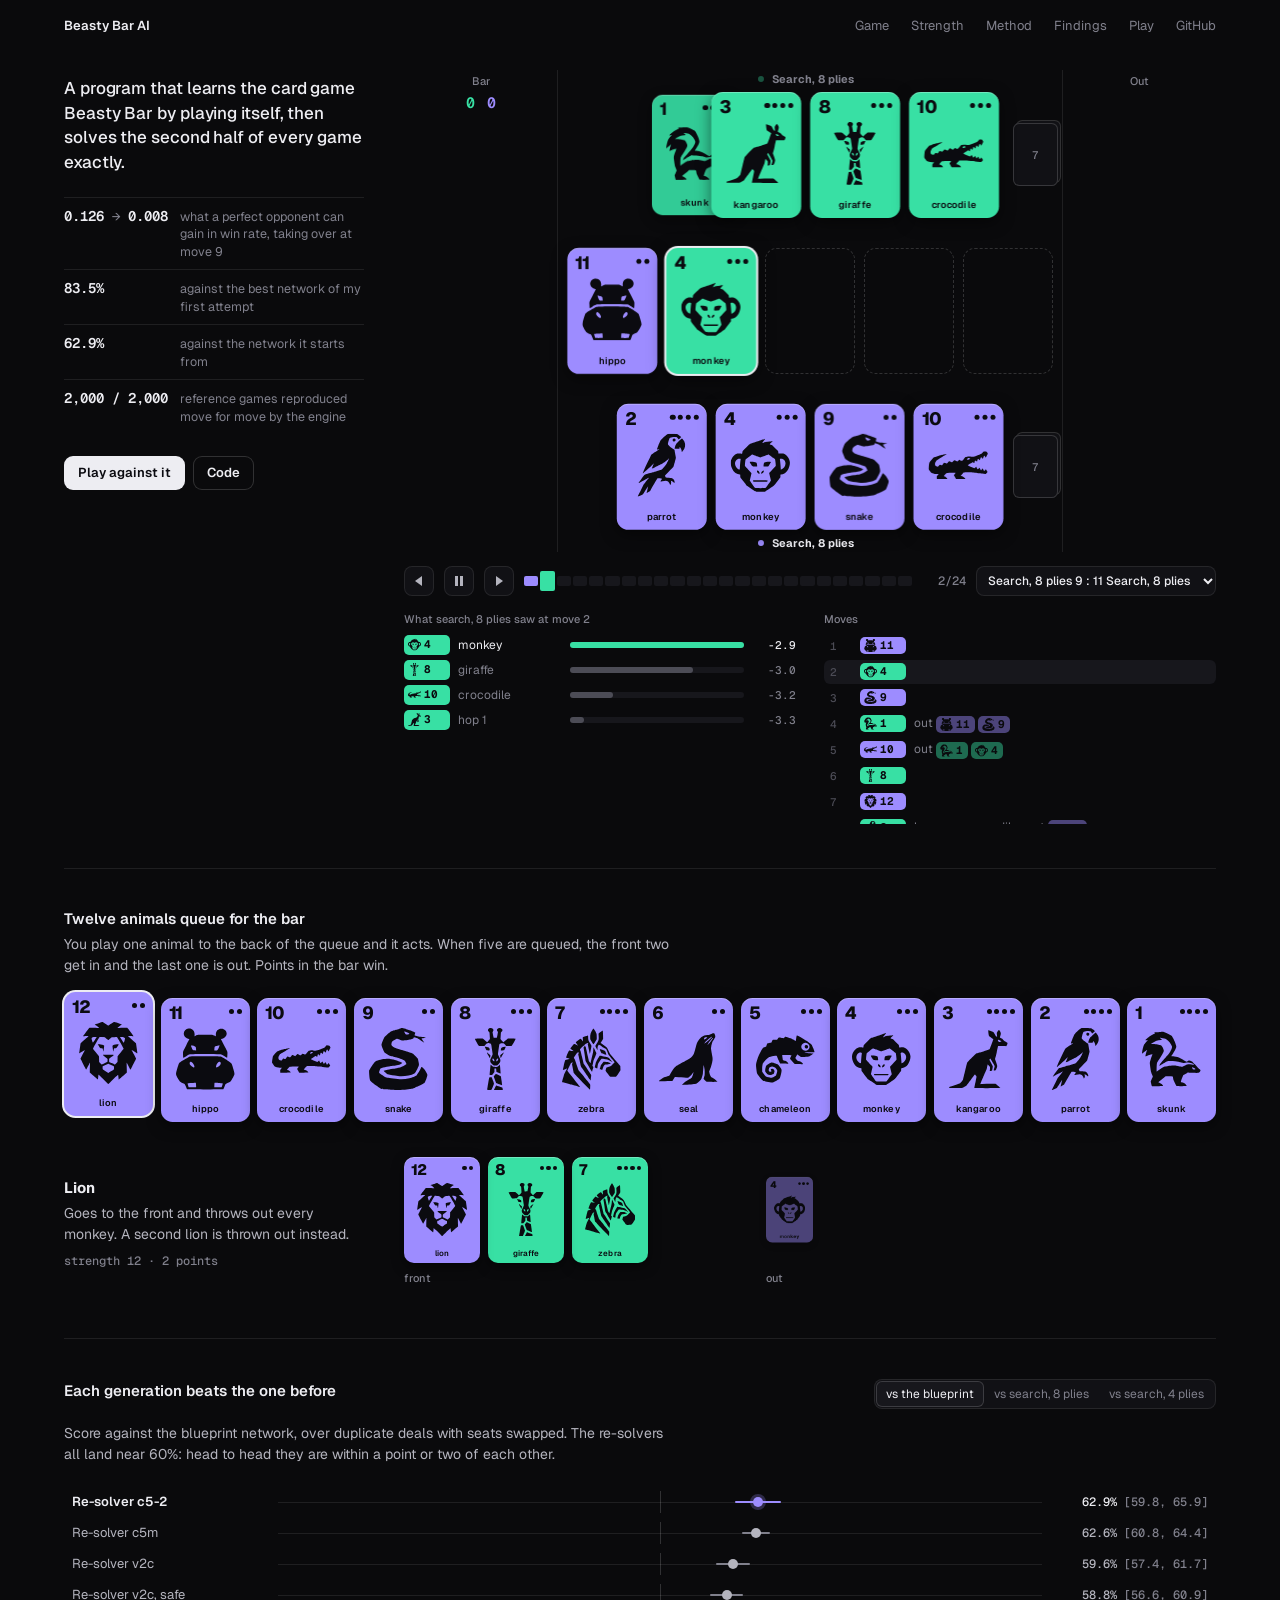
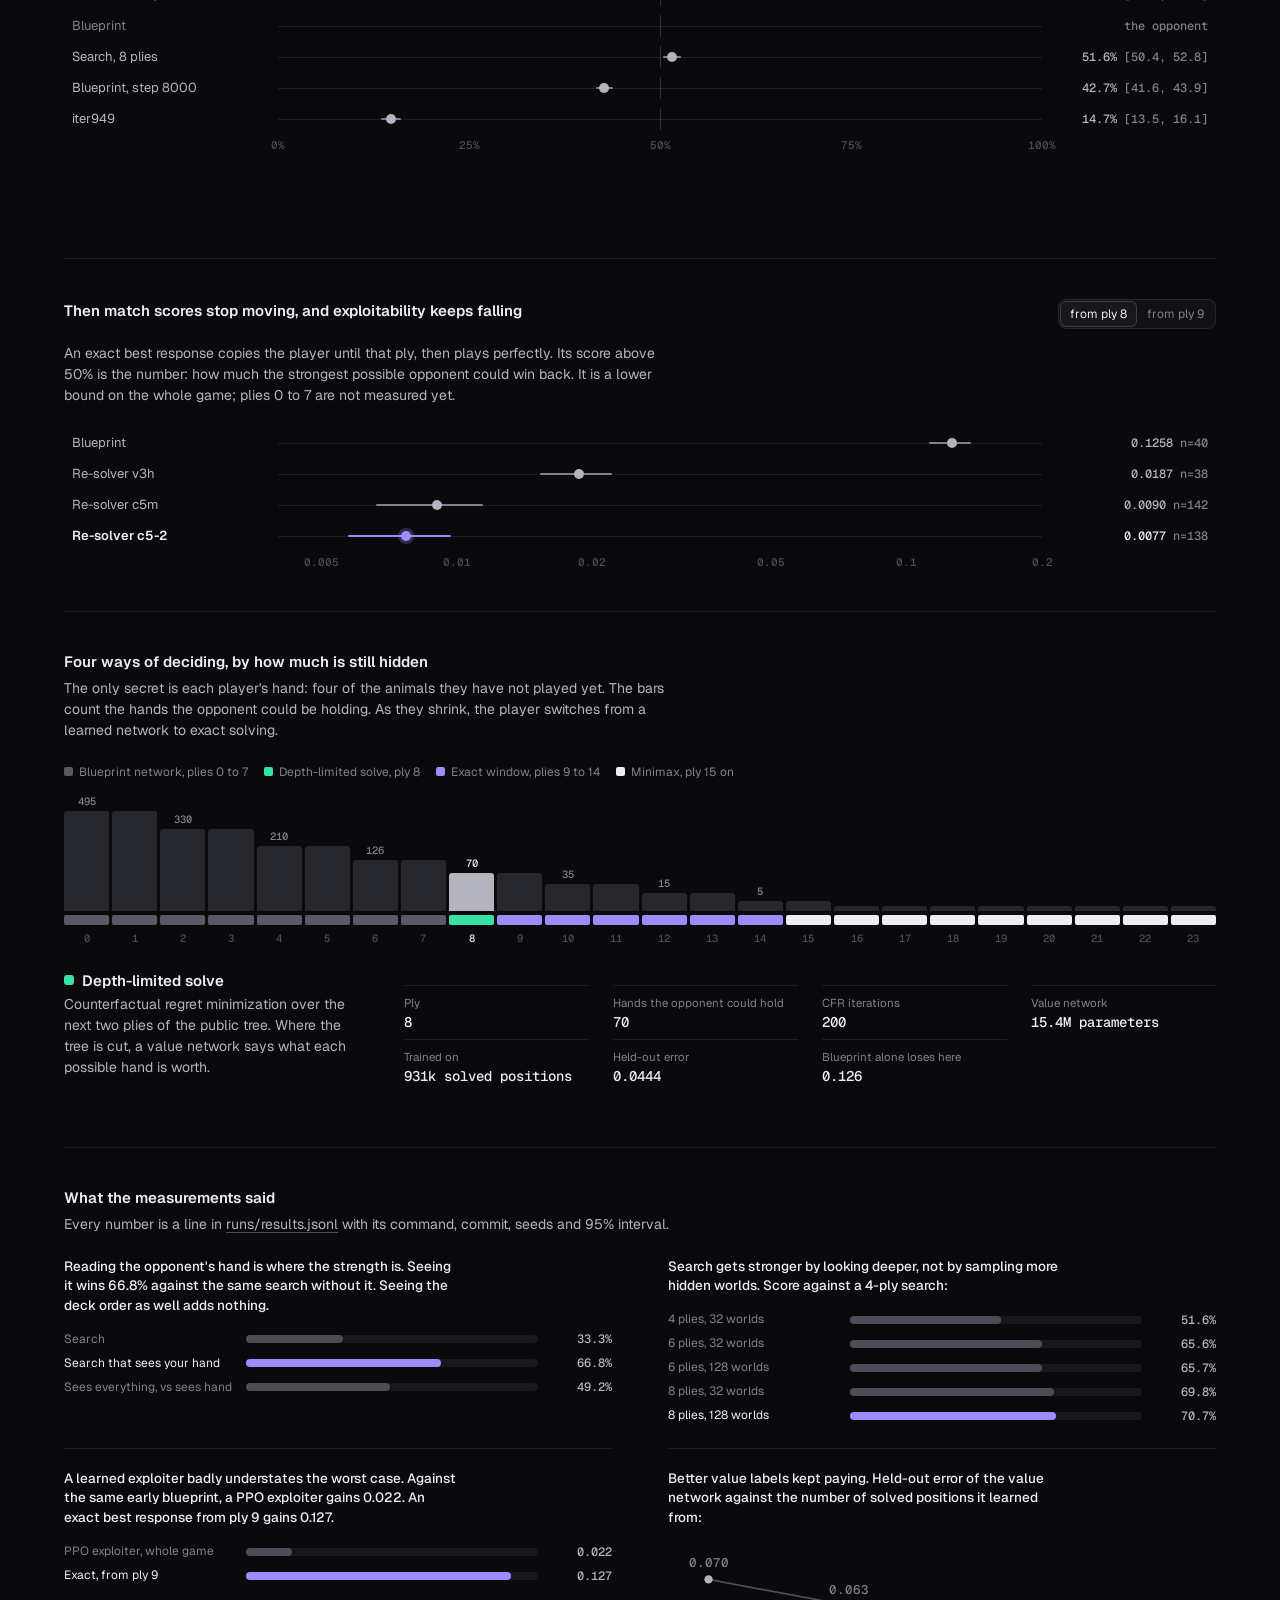
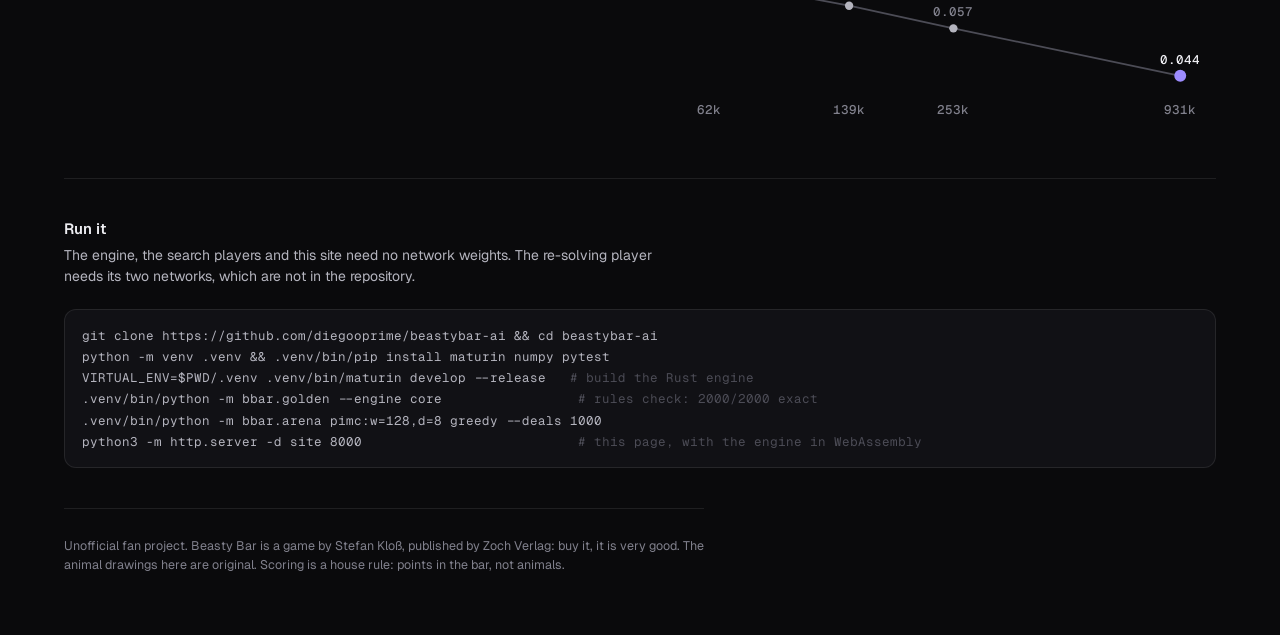
<file: site/index.html>
<!doctype html>
<html lang="en">
<head>
<meta charset="utf-8">
<meta name="viewport" content="width=device-width, initial-scale=1">
<title>Beasty Bar AI</title>
<meta name="description" content="A program that learns the card game Beasty Bar by playing itself, then solves the second half of every game exactly.">
<meta property="og:title" content="Beasty Bar AI">
<meta property="og:description" content="Self-play, then exact solving. What a perfect opponent can gain from move 9 on: 0.126 down to 0.008.">
<meta property="og:image" content="media/card-exploitability.png">
<meta name="twitter:card" content="summary_large_image">
<meta name="color-scheme" content="dark">
<link rel="icon" href="data:image/svg+xml,%3Csvg xmlns='http://www.w3.org/2000/svg' viewBox='0 0 10 14'%3E%3Crect width='10' height='14' rx='2' fill='%239d8cff'/%3E%3C/svg%3E">
<link rel="preconnect" href="https://fonts.googleapis.com">
<link rel="preconnect" href="https://fonts.gstatic.com" crossorigin>
<link rel="stylesheet" href="style.css">
</head>
<body>
<div class="wrap">
  <header class="top">
    <b>Beasty Bar AI</b>
    <a class="opt2" href="#animals">Game</a>
    <a class="opt2" href="#strength">Strength</a>
    <a class="opt2" href="#how">Method</a>
    <a class="opt2" href="#found">Findings</a>
    <a href="play.html">Play</a>
    <a href="https://github.com/diegooprime/beastybar-ai">GitHub</a>
  </header>

  <div class="first">
    <div>
      <h1>A program that learns the card game Beasty Bar by playing itself, then solves the second half of every game exactly.</h1>
      <dl class="facts">
        <div><dt>0.126 <i>→</i> 0.008</dt><dd>what a perfect opponent can gain in win rate, taking over at move 9</dd></div>
        <div><dt>83.5%</dt><dd>against the best network of my first attempt</dd></div>
        <div><dt>62.9%</dt><dd>against the network it starts from</dd></div>
        <div><dt>2,000 / 2,000</dt><dd>reference games reproduced move for move by the engine</dd></div>
      </dl>
      <div class="acts"><a class="btn go" href="play.html">Play against it</a><a class="btn" href="https://github.com/diegooprime/beastybar-ai">Code</a></div>
    </div>
    <div class="viewer" id="viewer">
      <div id="stage"></div>
      <div class="bar2">
        <button class="ic" id="prev" aria-label="Previous move"><svg viewBox="0 0 12 12"><path d="M9 1v10L2 6z"/></svg></button>
        <button class="ic" id="toggle" aria-label="Play or pause"><svg viewBox="0 0 12 12"><path id="pp" d="M3 1l8 5-8 5z"/></svg></button>
        <button class="ic" id="next" aria-label="Next move"><svg viewBox="0 0 12 12"><path d="M3 1v10l7-5z"/></svg></button>
        <div class="scrub" id="scrub" role="slider" aria-label="Move" tabindex="0"></div>
        <span class="plyno" id="plyno"></span>
        <select id="pick" aria-label="Game"></select>
      </div>
      <div class="under">
        <div><h5 id="optsh">What the search saw</h5><div class="opts" id="opts"></div></div>
        <div><h5>Moves</h5><div class="log" id="log"></div></div>
      </div>
    </div>
  </div>

  <section id="animals">
    <h2>Twelve animals queue for the bar</h2>
    <p class="claim">You play one animal to the back of the queue and it acts. When five are queued, the front two get in and the last one is out. Points in the bar win.</p>
    <div class="zoo" id="zoo"></div>
    <div class="demo">
      <div class="rule" id="rule"></div>
      <div class="lane" id="lane"></div>
    </div>
  </section>

  <section id="strength">
    <div class="head">
      <h2>Each generation beats the one before</h2><span class="sp"></span>
      <div class="seg" id="refs"></div>
    </div>
    <p class="claim" id="ladderclaim"></p>
    <div class="ladder" id="ladder"></div>
    <div class="axis"><div></div><div id="lax"></div><div></div></div>
    <div class="prov" id="prov"></div>
  </section>

  <section id="exploit">
    <div class="head">
      <h2>Then match scores stop moving, and exploitability keeps falling</h2><span class="sp"></span>
      <div class="seg" id="plys"><button data-t="8" class="on">from ply 8</button><button data-t="9">from ply 9</button></div>
    </div>
    <p class="claim">An exact best response copies the player until that ply, then plays perfectly. Its score above 50% is the number: how much the strongest possible opponent could win back. It is a lower bound on the whole game; plies 0 to 7 are not measured yet.</p>
    <div class="ladder" id="expl"></div>
    <div class="axis"><div></div><div id="eax"></div><div></div></div>
  </section>

  <section id="how">
    <h2>Four ways of deciding, by how much is still hidden</h2>
    <p class="claim">The only secret is each player's hand: four of the animals they have not played yet. The bars count the hands the opponent could be holding. As they shrink, the player switches from a learned network to exact solving.</p>
    <div class="legend" id="legend"></div>
    <div class="rail" id="rail"></div>
    <div class="how">
      <div id="howtext"></div>
      <dl class="kv" id="howkv"></dl>
    </div>
  </section>

  <section id="found">
    <h2>What the measurements said</h2>
    <p class="claim">Every number is a line in <a href="https://github.com/diegooprime/beastybar-ai/blob/main/runs/results.jsonl">runs/results.jsonl</a> with its command, commit, seeds and 95% interval.</p>
    <div class="finds" id="finds"></div>
  </section>

  <section id="run">
    <h2>Run it</h2>
    <p class="claim">The engine, the search players and this site need no network weights. The re-solving player needs its two networks, which are not in the repository.</p>
<pre>git clone https://github.com/diegooprime/beastybar-ai && cd beastybar-ai
python -m venv .venv && .venv/bin/pip install maturin numpy pytest
VIRTUAL_ENV=$PWD/.venv .venv/bin/maturin develop --release   <i># build the Rust engine</i>
.venv/bin/python -m bbar.golden --engine core                 <i># rules check: 2000/2000 exact</i>
.venv/bin/python -m bbar.arena pimc:w=128,d=8 greedy --deals 1000
python3 -m http.server -d site 8000                           <i># this page, with the engine in WebAssembly</i></pre>
  </section>

  <footer>Unofficial fan project. Beasty Bar is a game by Stefan Kloß, published by Zoch Verlag: buy it, it is very good. The animal drawings here are original. Scoring is a house rule: points in the bar, not animals.</footer>
</div>
<script type="module" src="app.js"></script>
</body>
</html>
</file>
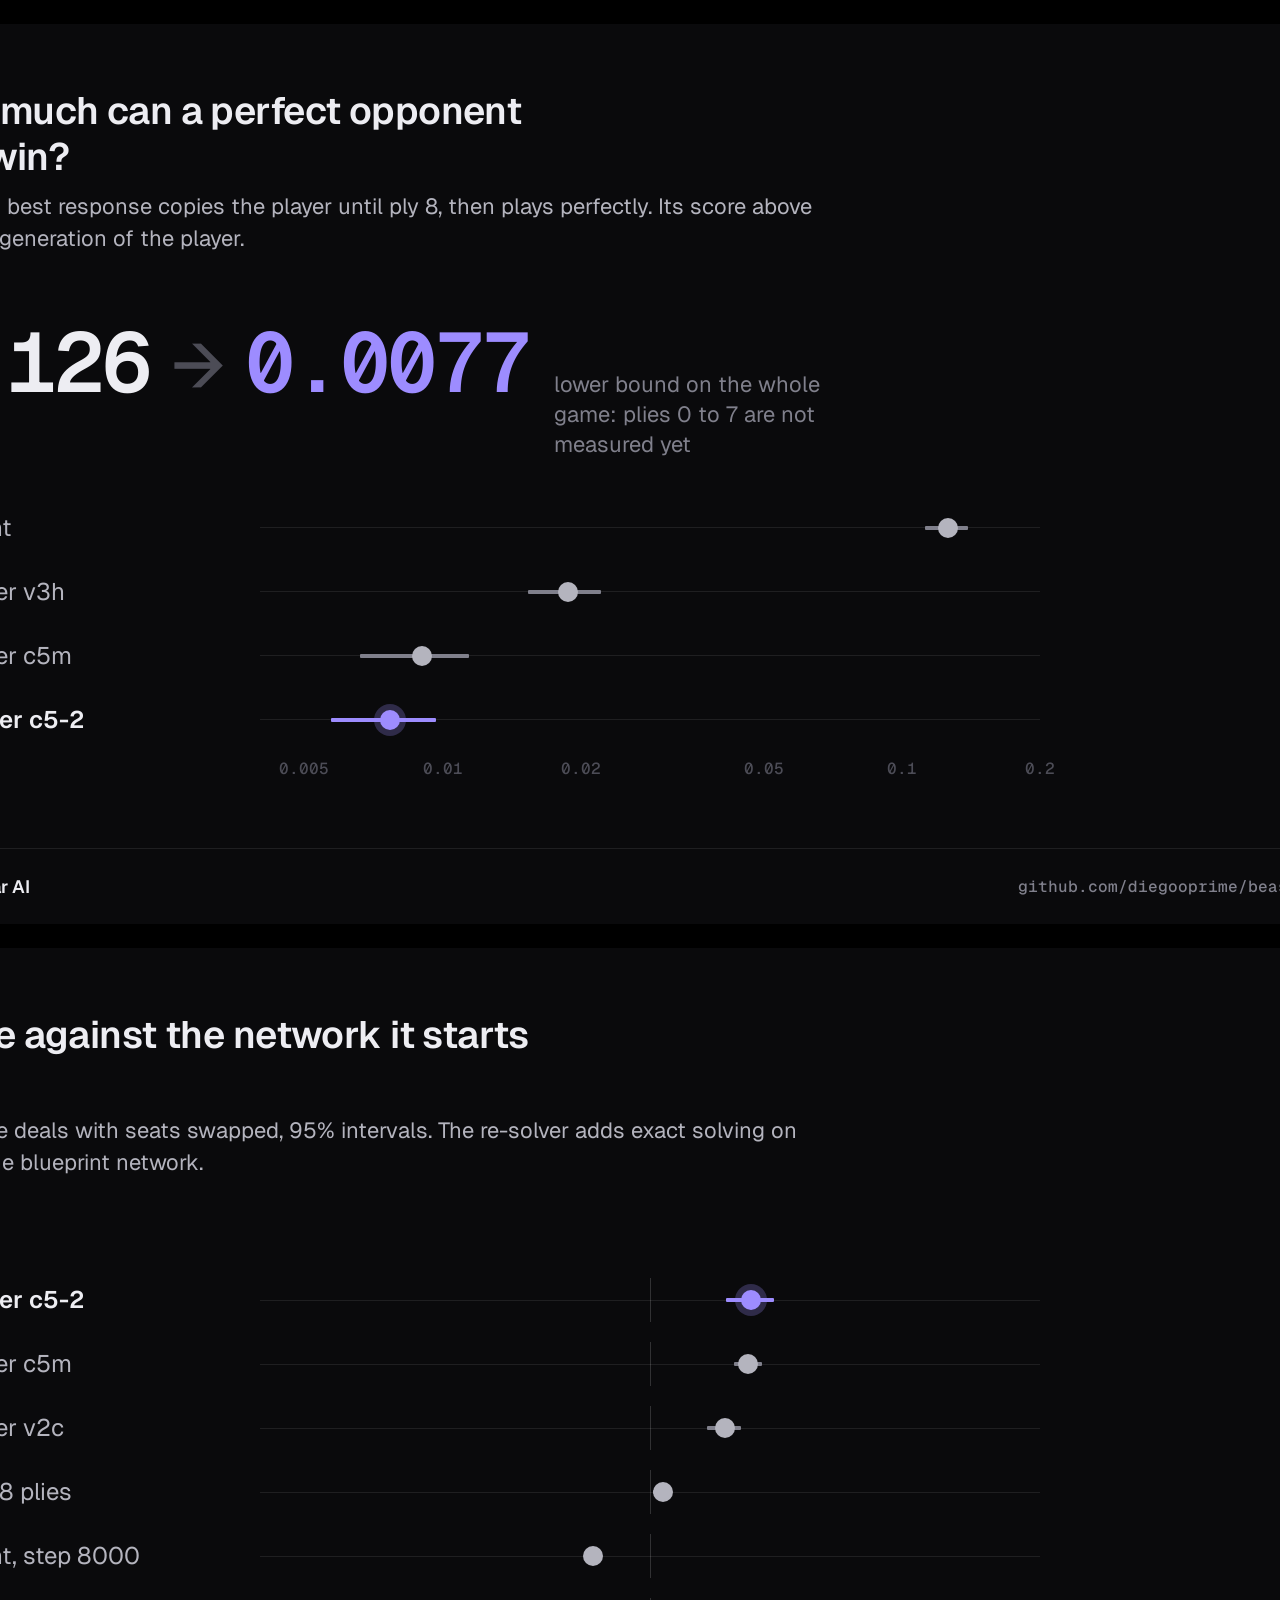
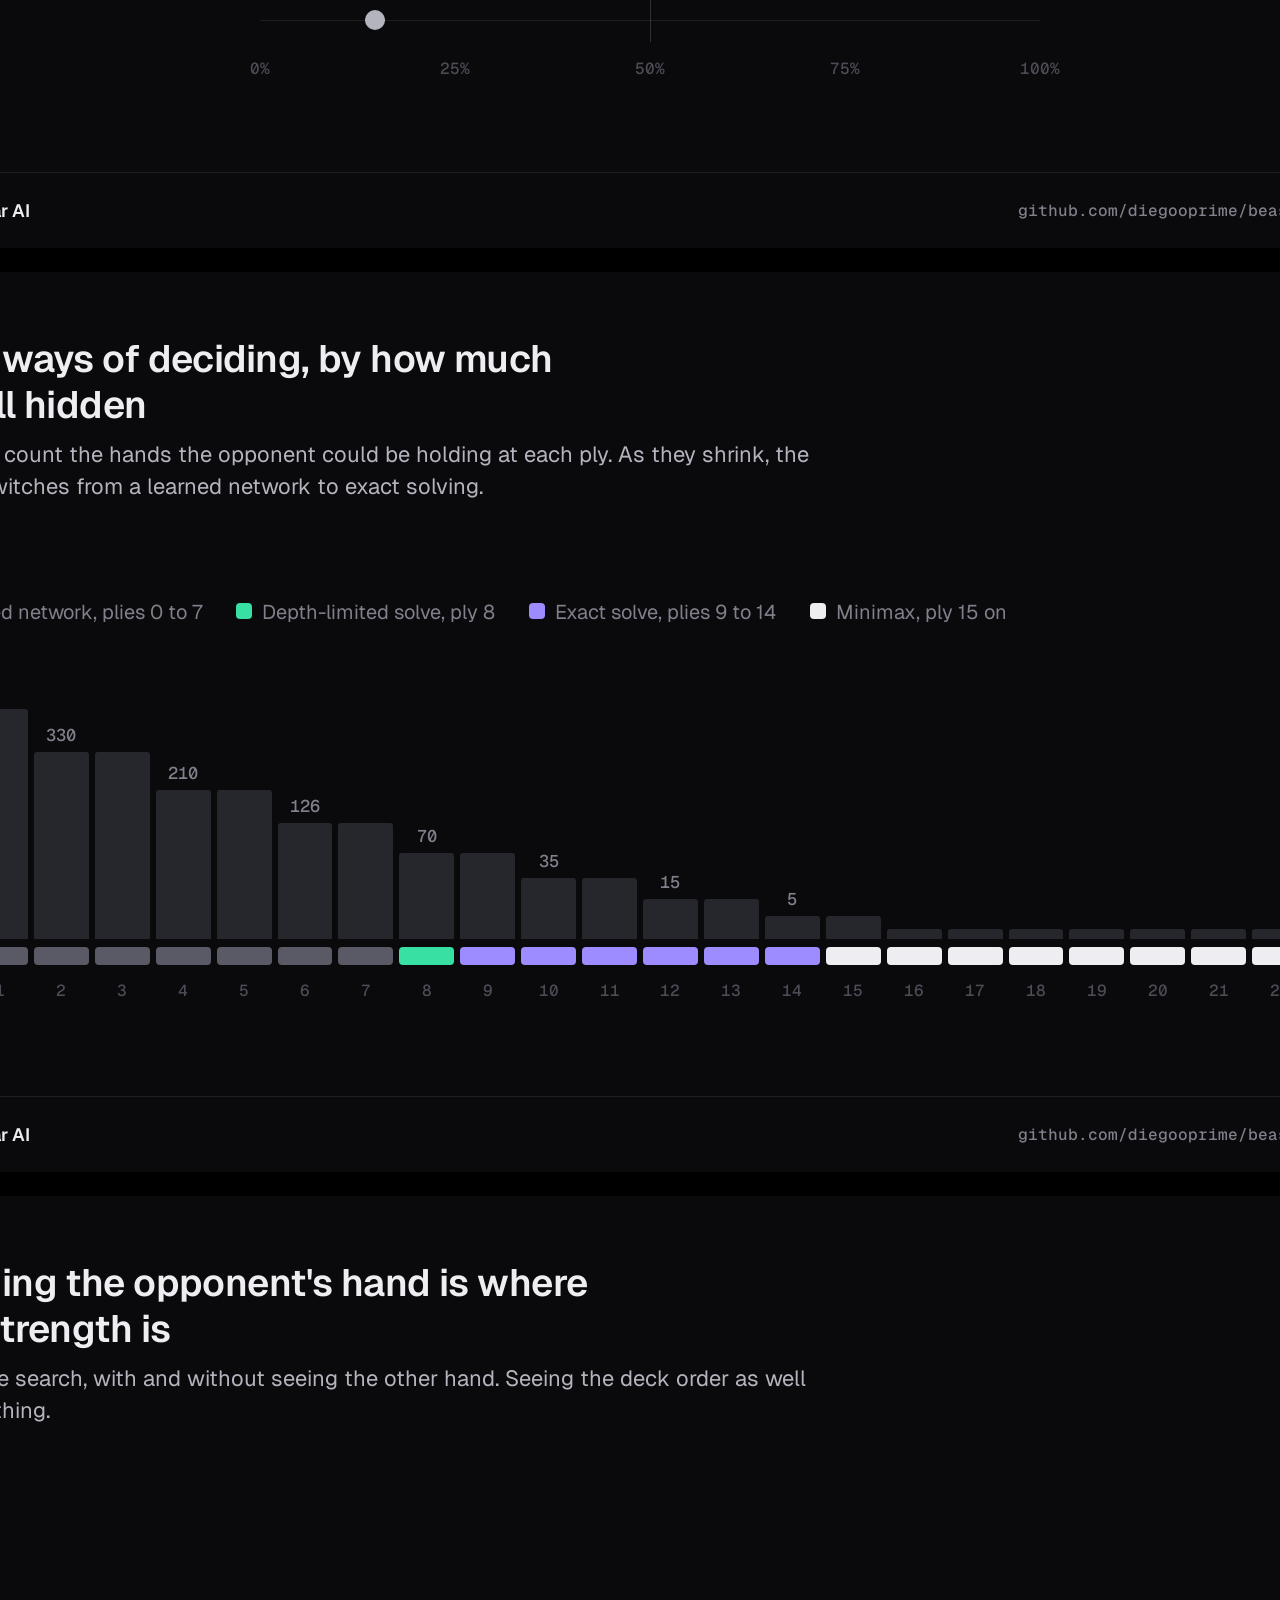
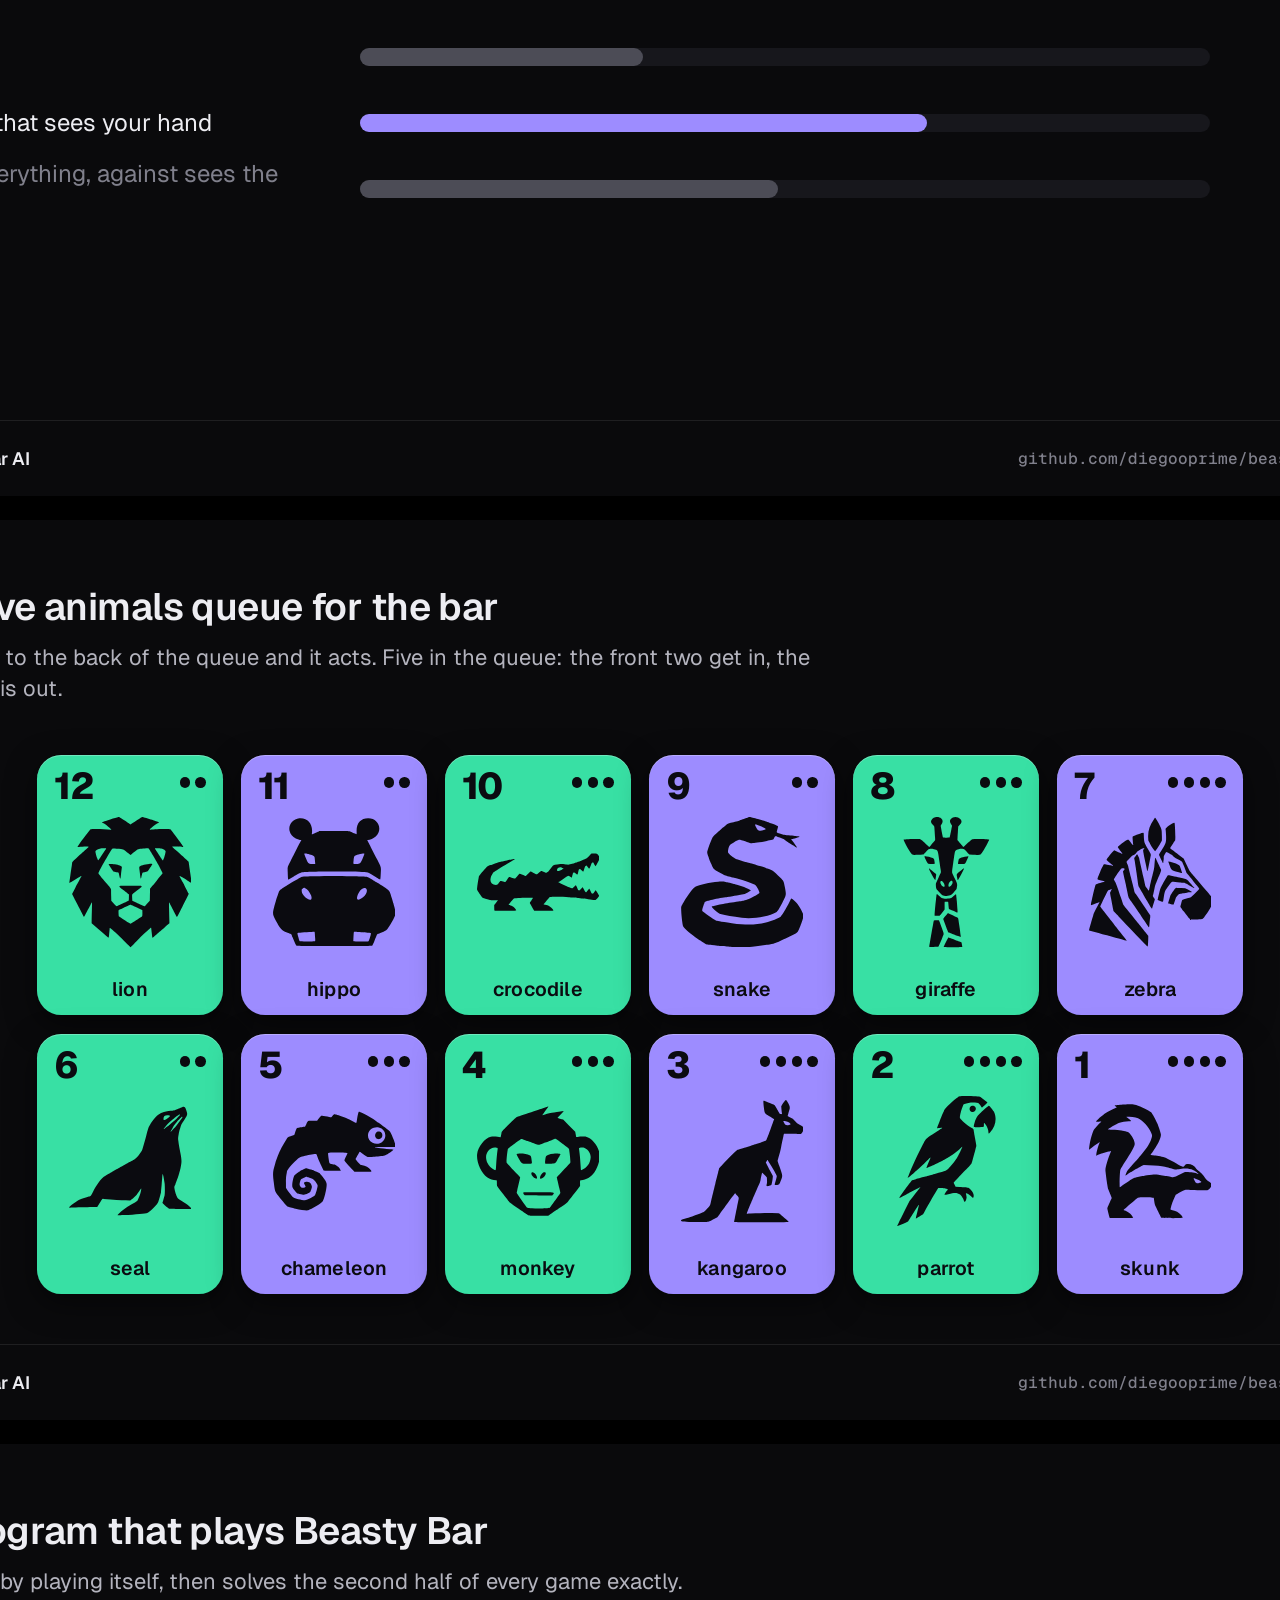
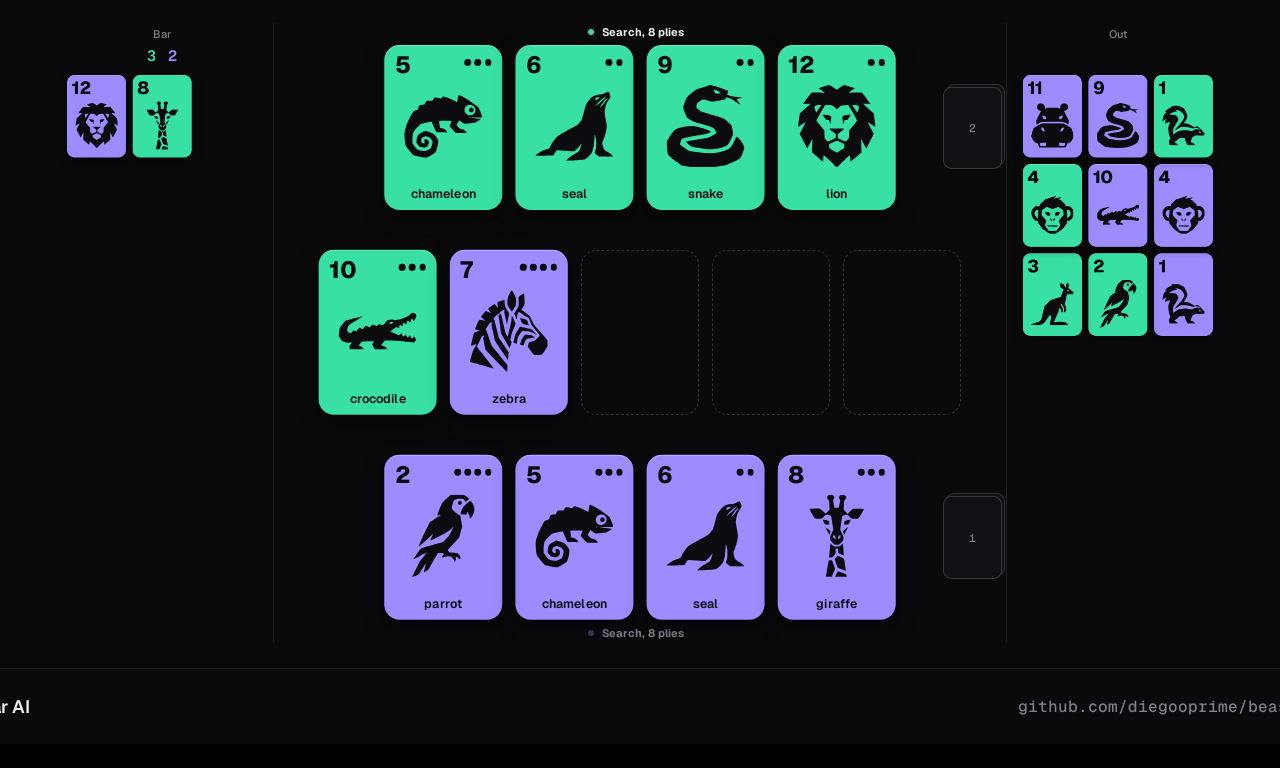
<file: site/cards.html>
<!doctype html>
<html lang="en">
<head>
<meta charset="utf-8">
<title>Share cards · Beasty Bar AI</title>
<meta name="robots" content="noindex">
<link rel="stylesheet" href="style.css">
<style>
  /* 1600 x 900 images for posts (scripts/site_media.mjs screenshots each one). cards.html?c=NAME shows one. */
  body { background: #000; }
  .sheet { display: grid; gap: 24px; padding: 24px; justify-content: center; }
  .cardimg { width: 1600px; height: 900px; background: var(--bg); padding: 64px 72px 0; position: relative; overflow: hidden;
    display: flex; flex-direction: column; }
  .cardimg h2 { font: 600 38px/1.2 var(--sans); letter-spacing: -.015em; margin: 0 0 12px; max-width: 26ch; }
  .cardimg .sub { font: 400 22px/1.45 var(--sans); color: var(--soft); max-width: 60ch; margin: 0; }
  .cardimg .body { flex: 1; display: flex; flex-direction: column; justify-content: center; min-height: 0; }
  .cardimg .foot { display: flex; justify-content: space-between; align-items: center; height: 76px; border-top: 1px solid var(--line);
    font: 500 18px var(--sans); color: var(--muted); }
  .cardimg .foot b { color: var(--text); font-weight: 600; }
  .cardimg .foot span { font-family: var(--mono); font-size: 16px; }
  .big .row { grid-template-columns: 320px minmax(0, 1fr) 300px; height: 64px; font-size: 24px; gap: 28px; padding: 0; }
  .big .track { height: 64px; } .big .track::before { top: 31.5px; }
  .big .track .mid { top: 10px; bottom: 10px; }
  .big .track .ci { top: 30px; height: 4px; }
  .big .track .dot { top: 22px; width: 20px; height: 20px; margin-left: -10px; }
  .big .row.best .dot { box-shadow: 0 0 0 6px color-mix(in srgb, var(--a) 25%, transparent); }
  .big .row .num { font-size: 22px; } .big .row .nm2 small { font-size: 16px; margin-left: 10px; }
  .big .axis { grid-template-columns: 320px minmax(0, 1fr) 300px; gap: 28px; padding: 6px 0 0; font-size: 16px; }
  .big .axis div:nth-child(2) { height: 24px; }
  .hero2 { display: flex; align-items: baseline; gap: 24px; font: 600 84px/1 var(--mono); letter-spacing: -.03em; margin-bottom: 36px; }
  .hero2 i { font-style: normal; color: var(--faint); font-weight: 400; } .hero2 b { color: var(--a); font-weight: 600; }
  .hero2 small { font: 400 22px/1.35 var(--sans); color: var(--muted); letter-spacing: 0; max-width: 22ch; }
  .zoo2 { display: grid; grid-template-columns: repeat(6, 1fr); gap: 18px; --cw: 186px; width: 1206px; margin: 0 auto; }
  .zoo2 > div { position: relative; aspect-ratio: 5 / 7; }
  .zoo2 .card { position: absolute; inset: 0; width: auto; }
  .big .rail { gap: 6px; } .big .rail .p { height: 330px; }
  .big .rail .p .hands { bottom: 62px; } .big .rail .p .hands b { font-size: 17px; top: -28px; }
  .big .rail .p .band { bottom: 36px; height: 18px; border-radius: 4px; } .big .rail .p .no { font-size: 16px; }
  .big .legend { font-size: 20px; gap: 34px; margin-bottom: 44px; } .big .legend i { width: 16px; height: 16px; border-radius: 4px; margin-right: 10px; }
  .big .hb { grid-template-columns: 420px minmax(0, 1fr) 130px; font-size: 24px; min-height: 66px; gap: 28px; }
  .big .hb .t { height: 18px; border-radius: 9px; } .big .hb .t i { border-radius: 9px; } .big .hb .n { font-size: 26px; }
  .tablewrap { width: 1180px; margin: 0 auto; }
</style>
</head>
<body>
<div class="sheet" id="sheet"></div>
<script type="module">
import {load, ANIMALS} from "./engine.js";
import {Stage, cardHTML} from "./board.js";
import {GAMES} from "./games.js";
import {DATA} from "./data.js";

const P = Object.fromEntries(DATA.players.map(p => [p.id, p]));
const pct = x => (x * 100).toFixed(1) + "%";
const score = (a, b) => {
  for (const m of DATA.matches) {
    if (m.argmax) continue;
    if (m.a === a && m.b === b) return m;
    if (m.a === b && m.b === a) return {...m, score: 1 - m.score, lo: 1 - m.hi, hi: 1 - m.lo};
  }
};
const frame = (name, title, sub, body) => `<div class="cardimg big" id="c-${name}"><h2>${title}</h2><p class="sub">${sub}</p><div class="body">${body}</div>` +
  `<div class="foot"><b>Beasty Bar AI</b><span>github.com/diegooprime/beastybar-ai</span></div></div>`;

const lo = Math.log10(0.004), hi = Math.log10(0.2), lx = v => (Math.log10(v) - lo) / (hi - lo) * 100;
const ex = DATA.exploitability.filter(e => e.T === 8).sort((x, y) => y.mean - x.mean);
const best = ex.at(-1), bp = ex[0];
const exRows = ex.map(e => `<div class="row ${e.player === "c5-2" ? "best" : ""}"><span class="nm2">${P[e.player].name}</span><div class="track">` +
  `<i class="ci" style="left:${lx(e.lo)}%;width:${lx(e.hi) - lx(e.lo)}%"></i><i class="dot" style="left:${lx(e.mean)}%"></i></div><span class="num">${e.mean.toFixed(4)}</span></div>`).join("");
const exAxis = `<div class="axis"><div></div><div>${[0.005, 0.01, 0.02, 0.05, 0.1, 0.2].map(v => `<span style="left:${lx(v)}%">${v}</span>`).join("")}</div><div></div></div>`;

const ladderIds = ["c5-2", "c5m", "v2c", "pimc8", "bp8k", "iter949"];
const ladRows = ladderIds.map(id => { const m = score(id, "bp"); return `<div class="row ${id === "c5-2" ? "best" : ""}"><span class="nm2">${P[id].name}</span><div class="track"><i class="mid" style="left:50%"></i>` +
  `<i class="ci" style="left:${m.lo * 100}%;width:${(m.hi - m.lo) * 100}%"></i><i class="dot" style="left:${m.score * 100}%"></i></div><span class="num">${pct(m.score)}</span></div>`; }).join("");
const ladAxis = `<div class="axis"><div></div><div>${[0, 25, 50, 75, 100].map(v => `<span style="left:${v}%">${v}%</span>`).join("")}</div><div></div></div>`;

const choose4 = n => (n < 4 ? 1 : n * (n - 1) * (n - 2) * (n - 3) / 24), hands = p => choose4(12 - Math.floor(p / 2));
const kind = p => (p < 8 ? 0 : p === 8 ? 1 : p < 15 ? 2 : 3);
const rail = `<div class="legend"><span><i class="k0"></i>Learned network, plies 0 to 7</span><span><i class="k1"></i>Depth-limited solve, ply 8</span><span><i class="k2"></i>Exact solve, plies 9 to 14</span><span><i class="k3"></i>Minimax, ply 15 on</span></div>` +
  `<div class="rail">${Array.from({length: 24}, (_, p) => `<div class="p"><div class="hands" style="height:${Math.max(3, Math.sqrt(hands(p) / 495) * 230)}px"><b>${p % 2 === 0 && hands(p) > 1 ? hands(p) : ""}</b></div><div class="band k${kind(p)}"></div><div class="no">${p}</div></div>`).join("")}</div>`;

const hb = (l, v, t, on) => `<div class="hb ${on ? "hi" : ""}"><span>${l}</span><span class="t"><i style="width:${v * 100}%"></i></span><span class="n">${t}</span></div>`;
const s = (a, b) => score(a, b).score;

const cards = {
  exploitability: frame("exploitability", "How much can a perfect opponent still win?",
    "An exact best response copies the player until ply 8, then plays perfectly. Its score above 50%, by generation of the player.",
    `<div class="hero2"><span>${bp.mean.toFixed(3)}</span><i>→</i><b>${best.mean.toFixed(4)}</b><small>lower bound on the whole game: plies 0 to 7 are not measured yet</small></div>${exRows}${exAxis}`),
  ladder: frame("ladder", "Score against the network it starts from",
    "Duplicate deals with seats swapped, 95% intervals. The re-solver adds exact solving on top of the blueprint network.", ladRows + ladAxis),
  method: frame("method", "Four ways of deciding, by how much is still hidden",
    "The bars count the hands the opponent could be holding at each ply. As they shrink, the player switches from a learned network to exact solving.", rail),
  hidden: frame("hidden", "Reading the opponent's hand is where the strength is",
    "The same search, with and without seeing the other hand. Seeing the deck order as well adds nothing.",
    hb("Search", s("pimc6", "pimc-hand6"), pct(s("pimc6", "pimc-hand6"))) + hb("Search that sees your hand", s("pimc-hand6", "pimc6"), pct(s("pimc-hand6", "pimc6")), true) +
    hb("Sees everything, against sees the hand", s("cheat6", "pimc-hand6"), pct(s("cheat6", "pimc-hand6")))),
  animals: frame("animals", "Twelve animals queue for the bar",
    "Play one to the back of the queue and it acts. Five in the queue: the front two get in, the last one is out.",
    `<div class="zoo2">${[11, 10, 9, 8, 7, 6, 5, 4, 3, 2, 1, 0].map(a => `<div><div class="card s${a % 2}">${cardHTML(a + (a % 2) * 12)}</div></div>`).join("")}</div>`),
  table: frame("table", "A program that plays Beasty Bar", "It learns by playing itself, then solves the second half of every game exactly.", `<div class="tablewrap"><div id="tbl"></div></div>`),
};
const only = new URLSearchParams(location.search).get("c");
document.getElementById("sheet").innerHTML = Object.entries(cards).filter(([k]) => !only || k === only).map(([, v]) => v).join("");
if (only) document.getElementById("sheet").style.cssText = "padding:0;gap:0";
const tbl = document.getElementById("tbl");
if (tbl) {
  const e = await load("bb.wasm"), g = GAMES[0], st = new Stage(tbl, {names: ["Search, 8 plies", "Search, 8 plies"]});
  let state = e.newGame(g.seed, g.start);
  for (let i = 0; i < 13; i++) state = e.apply(g.moves[i]);
  st.set(state, {instant: true});
}
document.documentElement.dataset.ready = "1";
</script>
</body>
</html>
</file>
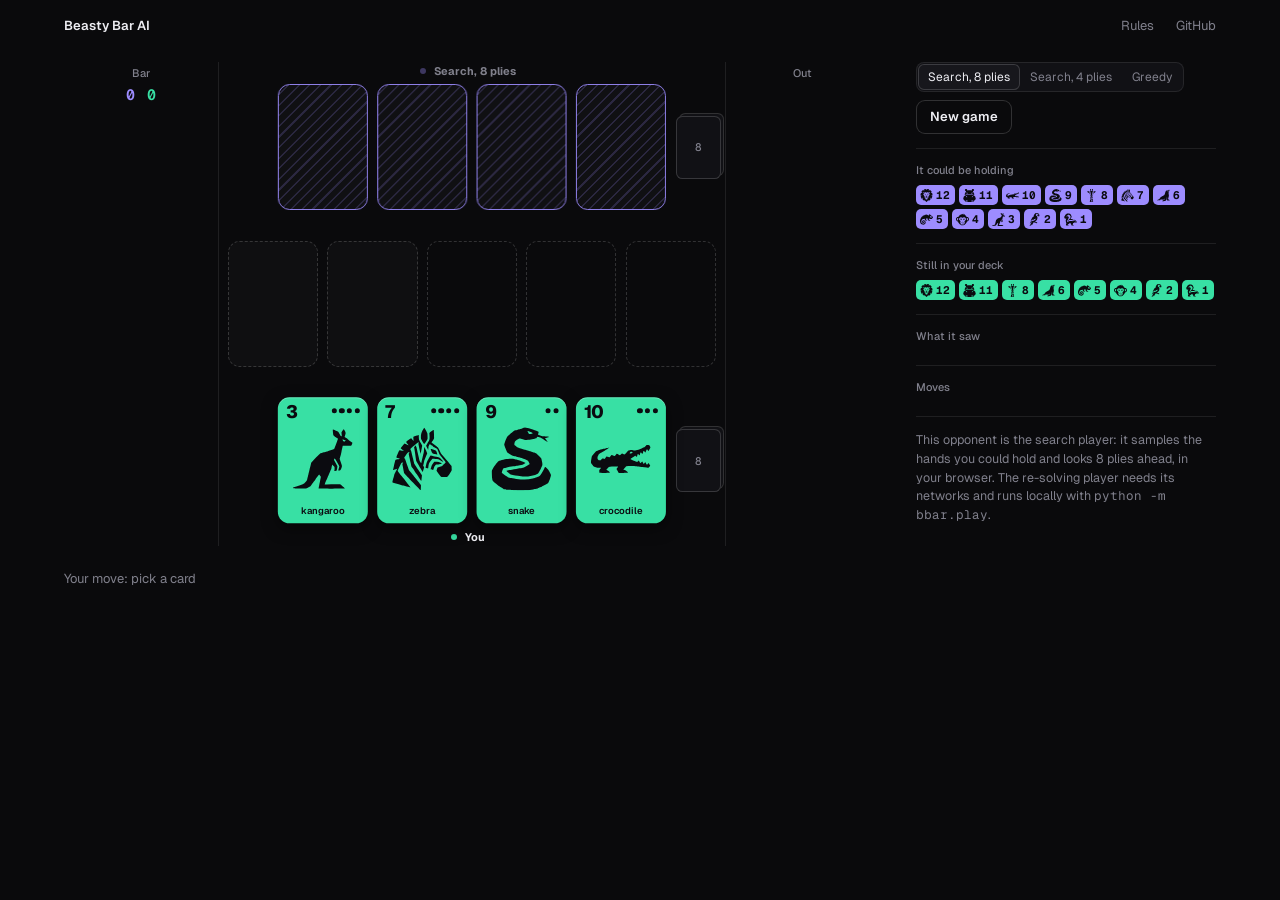
<file: site/play.html>
<!doctype html>
<html lang="en">
<head>
<meta charset="utf-8">
<meta name="viewport" content="width=device-width, initial-scale=1">
<title>Play · Beasty Bar AI</title>
<meta name="color-scheme" content="dark">
<link rel="icon" href="data:image/svg+xml,%3Csvg xmlns='http://www.w3.org/2000/svg' viewBox='0 0 10 14'%3E%3Crect width='10' height='14' rx='2' fill='%2338e0a4'/%3E%3C/svg%3E">
<link rel="stylesheet" href="style.css">
</head>
<body>
<div class="wrap">
  <header class="top"><b><a href="./">Beasty Bar AI</a></b><a href="./#animals">Rules</a><a href="https://github.com/diegooprime/beastybar-ai">GitHub</a></header>
  <div class="play">
    <div>
      <div id="stage"></div>
      <div class="act" id="act"></div>
    </div>
    <div class="side">
      <div><div class="row2"><div class="seg" id="opp"></div><button class="btn" id="new">New game</button></div></div>
      <div><h5>It could be holding</h5><div class="chips" id="could"></div></div>
      <div><h5>Still in your deck</h5><div class="chips" id="mine"></div></div>
      <div><h5 id="sawh">What it saw</h5><div class="opts" id="saw"></div></div>
      <div><h5>Moves</h5><div class="log" id="log"></div></div>
      <div class="note">This opponent is the search player: it samples the hands you could hold and looks 8 plies ahead, in your browser. The re-solving player needs its networks and runs locally with <code>python -m bbar.play</code>.</div>
    </div>
  </div>
</div>
<script type="module" src="play.js"></script>
</body>
</html>
</file>
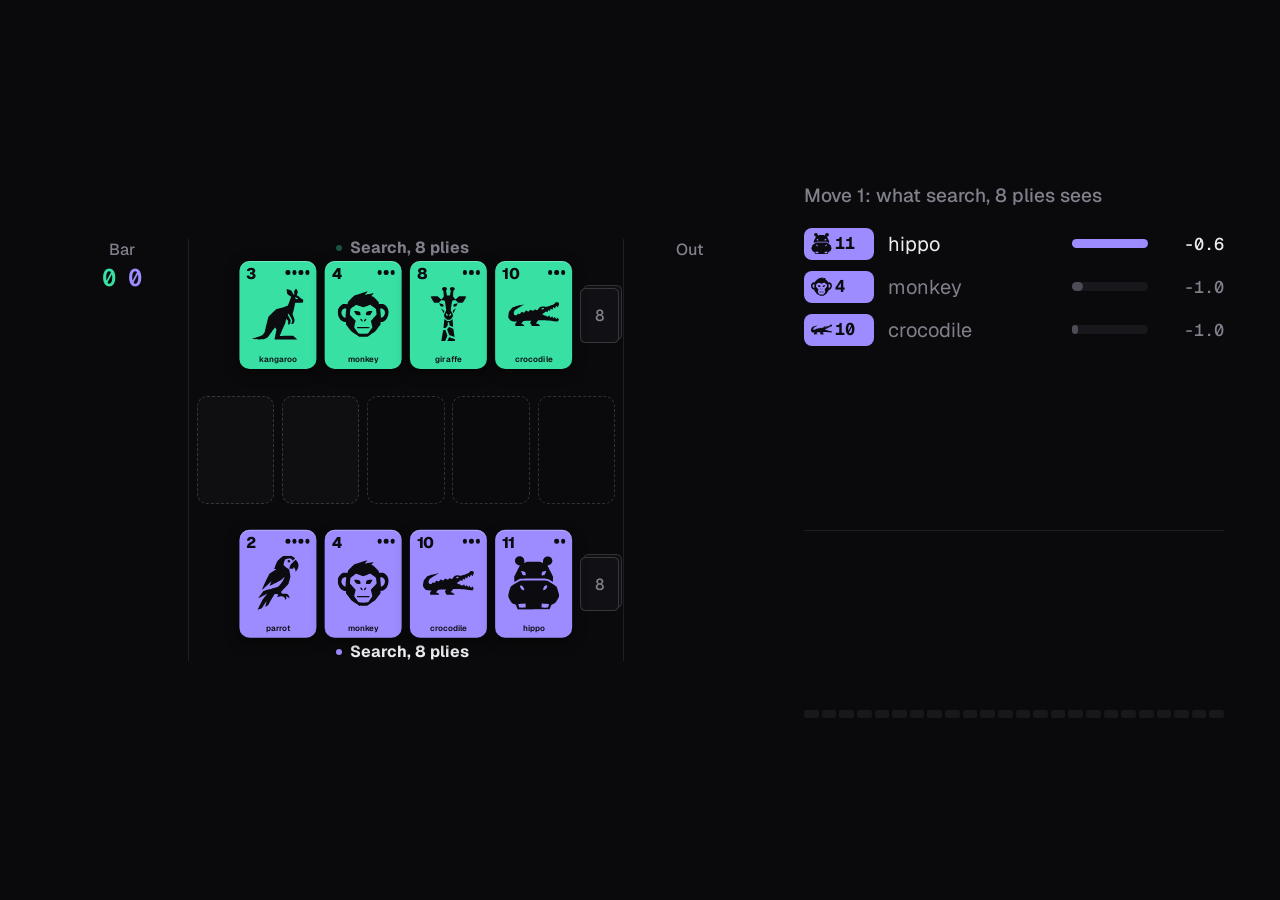
<file: site/stage.html>
<!doctype html>
<html lang="en">
<head>
<meta charset="utf-8">
<title>Replay · Beasty Bar AI</title>
<meta name="robots" content="noindex">
<link rel="stylesheet" href="style.css">
<style>
  /* One game, full screen, for recording: stage.html?game=N (&speed=1.5). Space pauses. */
  html, body { height: 100%; }
  body { display: grid; grid-template-columns: minmax(0, 1fr) 420px; gap: 48px; align-items: center; padding: 0 56px; overflow: hidden; }
  .stage h4 { font-size: 16px; } .stage .sc { font-size: 24px; line-height: 34px; } .stage .who { font-size: 16px; } .stage .deck span { font-size: 16px; }
  #stage { justify-self: stretch; }
  .side2 h5 { margin: 0 0 16px; font: 500 19px var(--sans); color: var(--muted); }
  .side2 .opt { grid-template-columns: 70px minmax(0, 170px) 1fr 62px; font-size: 20px; height: 40px; gap: 14px; }
  .side2 .opt .v { height: 9px; border-radius: 5px; } .side2 .opt .v i { border-radius: 5px; }
  .side2 .opt .n { font-size: 17px; }
  .side2 .chip { height: 32px; font-size: 17px; padding: 0 9px 0 7px; border-radius: 8px; } .side2 .chip svg { width: 21px; height: 21px; }
  .side2 .opts { min-height: 270px; align-content: start; }
  .cap { margin-top: 36px; padding-top: 22px; border-top: 1px solid var(--line); font: 500 23px/1.6 var(--sans); min-height: 150px; }
  .cap small { display: block; font: 500 17px var(--mono); color: var(--muted); margin-bottom: 6px; }
  .cap .chip { vertical-align: -8px; }
  .ticks { display: flex; gap: 3px; margin-top: 30px; }
  .ticks i { flex: 1; height: 8px; border-radius: 2px; background: var(--raise); }
  .ticks i.done.s0 { background: var(--a); } .ticks i.done.s1 { background: var(--b); }
</style>
</head>
<body>
<div id="stage"></div>
<div class="side2">
  <h5 id="h"></h5>
  <div class="opts" id="opts"></div>
  <div class="cap" id="cap"></div>
  <div class="ticks" id="ticks"></div>
</div>
<script type="module">
import {load, decode, ANIMALS, animalOf} from "./engine.js";
import {Stage, describe, chip, optionLabel as label, valueText} from "./board.js";
import {GAMES} from "./games.js";

const q = new URLSearchParams(location.search), g = GAMES[+(q.get("game") || 0)];
const AGENT = {pimc8: "Search, 8 plies", pimc4: "Search, 4 plies", greedy: "Greedy", random: "Random"};
const $ = id => document.getElementById(id), sleep = ms => new Promise(r => setTimeout(r, ms));
const engine = await load("bb.wasm"), stage = new Stage($("stage"), {names: g.p.map(k => AGENT[k]), maxCard: 170});
stage.speed = +(q.get("speed") || 1);
let s = engine.newGame(g.seed, g.start), paused = false;
const states = [s];
for (const a of g.moves) states.push(s = engine.apply(a));
stage.set(states[0], {instant: true});
$("ticks").innerHTML = g.moves.map((_, i) => `<i class="s${states[i].toMove}"></i>`).join("");
addEventListener("keydown", e => { if (e.key === " ") paused = !paused; });

function options(i) {
  const st = states[i], vals = g.vals[i], chosen = g.moves[i], mover = st.toMove, rows = [];
  $("h").textContent = `Move ${i + 1}: what ${AGENT[g.p[mover]].toLowerCase()} sees`;
  if (vals) for (let k = 0; k < vals.length; k += 2) rows.push([vals[k], vals[k + 1]]);
  else rows.push([chosen, 0]);
  rows.sort((x, y) => y[1] - x[1]);
  const lo = Math.min(...rows.map(r => r[1])), hi = Math.max(...rows.map(r => r[1]));
  const txt = valueText(rows.map(r => r[1]));
  $("opts").innerHTML = rows.slice(0, 6).map(([a, v], k) => `<div class="opt s${mover} ${a === chosen ? "pick" : ""}">${chip(mover * 12 + decode(a).animal)}<span class="lbl">${label(st, a)}</span>` +
    `<span class="v"><i style="width:${hi === lo ? 100 : 8 + 92 * (v - lo) / (hi - lo)}%"></i></span><span class="n">${vals ? txt[k] : ""}</span></div>`).join("");
}
document.documentElement.dataset.ready = "1";
await sleep(900);
for (let i = 0; i < g.moves.length; i++) {
  while (paused) await sleep(100);
  options(i);
  await sleep(520 / stage.speed);
  const d = await stage.move(states[i], g.moves[i], states[i + 1]);
  $("ticks").children[i].classList.add("done");
  const parts = [d.how, d.entered.length ? "in the bar " + d.entered.map(c => chip(c)).join(" ") : "",
    d.bounced.length || d.last !== null ? "out " + [...d.bounced, ...(d.last !== null ? [d.last] : [])].map(c => chip(c)).join(" ") : ""].filter(Boolean);
  $("cap").innerHTML = `<small>move ${i + 1} of ${g.moves.length}</small>${chip(d.card)} ${ANIMALS[d.animal]}${parts.length ? ": " + parts.join(", ") : ""}`;
  await sleep(700 / stage.speed);
}
const [a, b] = states.at(-1).scores;
$("cap").innerHTML = `<small>final</small>${AGENT[g.p[0]]} ${a} : ${b} ${AGENT[g.p[1]]}`;
await sleep(1800);
document.documentElement.dataset.done = "1";
</script>
</body>
</html>
</file>
<file: site/style.css>
/* Beasty Bar AI. Near-black instrument; the only two colours are the two players. */
@import url("https://fonts.googleapis.com/css2?family=Geist:wght@400;500;600;700;800&family=Geist+Mono:wght@400;500;600&display=swap");

:root {
  --bg: #0a0a0c;
  --panel: #111115;
  --raise: #17171c;
  --line: rgba(255, 255, 255, .085);
  --line2: rgba(255, 255, 255, .16);
  --text: #ededf2;
  --soft: #b4b4be;
  --muted: #80808c;
  --faint: #4c4c56;
  --a: #9d8cff;      /* seat 0, and the best player in every chart */
  --b: #38e0a4;      /* seat 1, the human on the play page */
  --ink: #0b0b10;
  --sans: "Geist", ui-sans-serif, system-ui, -apple-system, "Segoe UI", sans-serif;
  --mono: "Geist Mono", ui-monospace, "SF Mono", Menlo, monospace;
  --out: cubic-bezier(.2, .8, .2, 1);
}

* { box-sizing: border-box; }
html { background: var(--bg); color: var(--text); -webkit-text-size-adjust: 100%; scroll-behavior: smooth; }
body { margin: 0; font: 14px/1.5 var(--sans); -webkit-font-smoothing: antialiased; overflow-x: hidden; }
a { color: inherit; text-decoration-color: var(--faint); text-underline-offset: 3px; }
a:hover { text-decoration-color: var(--text); }
button { font: inherit; color: inherit; background: none; border: 0; padding: 0; cursor: pointer; }
code, .mono { font-family: var(--mono); font-feature-settings: "tnum"; }
:focus-visible { outline: 2px solid var(--text); outline-offset: 2px; border-radius: 4px; }
@media (prefers-reduced-motion: reduce) { html { scroll-behavior: auto; } * { transition: none !important; } }

/* ---- cards ------------------------------------------------------------------------------------------------- */
.s0 { --c: var(--a); }
.s1 { --c: var(--b); }

.card { position: absolute; left: 0; top: 0; width: var(--cw); aspect-ratio: 5 / 7; transform-origin: 0 0;
  will-change: transform, opacity; }
.card .face, .card .back { position: absolute; inset: 0; border-radius: calc(var(--cw) * .13); }
.card .face { background: var(--c); color: var(--ink); box-shadow: 0 1px 0 rgba(255, 255, 255, .28) inset,
  0 calc(var(--cw) * .05) calc(var(--cw) * .16) rgba(0, 0, 0, .5); overflow: hidden; }
.card .back { display: none; border: 1.5px solid var(--c); opacity: .9;
  background: repeating-linear-gradient(135deg, transparent 0 6px, color-mix(in srgb, var(--c) 22%, transparent) 6px 7.5px), var(--panel); }
.card.hid .face { display: none; }
.card.hid .back { display: block; }
.card .str { position: absolute; left: 9%; top: 5%; font: 800 calc(var(--cw) * .2)/1 var(--sans); letter-spacing: -.03em; }
.card .pts { position: absolute; right: 9%; top: 8.5%; display: flex; gap: calc(var(--cw) * .028); }
.card .pts i { width: calc(var(--cw) * .058); height: calc(var(--cw) * .058); border-radius: 50%; background: var(--ink); }
.card .gl { position: absolute; left: 17%; top: 24%; width: 66%; height: 50%; fill: var(--ink); }
.card .nm { position: absolute; left: 0; right: 0; bottom: 6%; text-align: center;
  font: 600 calc(var(--cw) * .105)/1 var(--sans); letter-spacing: .01em; }
.card.mini .nm, .card.mini .pts { display: none; }
.card.mini .str { font-size: calc(var(--cw) * .3); left: 8%; top: 5%; }
.card.mini .gl { top: 32%; height: 58%; left: 14%; width: 72%; }
.stage.small .card .nm, .stage.small .card .pts { display: none; }
.stage.small .card .str { font-size: calc(var(--cw) * .27); }
.stage.small .card .gl { top: 34%; height: 54%; left: 14%; width: 72%; }
.card.played .face { box-shadow: 0 0 0 2px var(--text), 0 calc(var(--cw) * .05) calc(var(--cw) * .2) rgba(0, 0, 0, .6); }

/* ---- the table --------------------------------------------------------------------------------------------- */
.stage { position: relative; width: 100%; user-select: none; -webkit-user-select: none; }
.stage .zone { position: absolute; top: 0; bottom: 0; width: var(--side); padding: 0 8px; }
.stage .zone.bar { left: 0; border-right: 1px solid var(--line); }
.stage .zone.out { right: 0; border-left: 1px solid var(--line); }
.stage h4 { margin: 0; font: 500 11px/22px var(--sans); color: var(--muted); text-align: center; }
.stage .sc { display: flex; justify-content: center; gap: 12px; font: 600 15px/22px var(--mono); }
.stage .sc b { color: var(--c); font-weight: 600; }
.stage .slots { position: absolute; display: flex; pointer-events: none; }
.stage .slots i { width: var(--cw); aspect-ratio: 5 / 7; border-radius: calc(var(--cw) * .13); border: 1px dashed var(--line2);
  transition: border-color .2s var(--out); }
.stage .slots i.on { border-color: transparent; }
.stage .slots i:nth-child(1), .stage .slots i:nth-child(2) { background: rgba(255, 255, 255, .025); }
.stage .who { position: absolute; display: flex; justify-content: center; align-items: center; gap: 8px; height: 18px;
  font: 500 11px/18px var(--sans); color: var(--muted); }
.stage .who::before { content: ""; width: 6px; height: 6px; border-radius: 50%; background: var(--c); opacity: .35;
  transition: opacity .2s; }
.stage .who.turn { color: var(--text); }
.stage .who.turn::before { opacity: 1; }
.stage .deck { position: absolute; width: calc(var(--cw) * .5); pointer-events: none; transition: opacity .2s; }
.stage .deck i { display: block; aspect-ratio: 5 / 7; border-radius: calc(var(--cw) * .07); border: 1px solid var(--line2);
  background: var(--panel); box-shadow: 3px -3px 0 -1px var(--panel), 3px -3px 0 0 var(--line2); }
.stage .deck span { position: absolute; inset: 0; display: grid; place-items: center; font: 500 11px var(--mono); color: var(--muted); }

/* ---- small cards in text ----------------------------------------------------------------------------------- */
.chip { display: inline-flex; align-items: center; gap: 3px; height: 20px; padding: 0 5px 0 4px; border-radius: 5px;
  background: var(--c); color: var(--ink); font: 700 11px/1 var(--mono); vertical-align: -5px; }
.chip svg { width: 13px; height: 13px; fill: var(--ink); }
.chip.ghost { background: transparent; color: var(--muted); box-shadow: 0 0 0 1px var(--line2) inset; }
.chip.ghost svg { fill: var(--muted); }

/* ---- page -------------------------------------------------------------------------------------------------- */
.wrap { max-width: 1200px; margin: 0 auto; padding: 0 24px; }
header.top { display: flex; align-items: center; gap: 22px; height: 52px; font-size: 13px; color: var(--muted); }
header.top b { color: var(--text); font-weight: 600; margin-right: auto; }
header.top a { text-decoration: none; }
header.top a:hover { color: var(--text); }
section { padding: 40px 0; border-top: 1px solid var(--line); }
h1 { margin: 6px 0 22px; font: 500 17px/1.45 var(--sans); letter-spacing: -.005em; }
h2 { margin: 0 0 6px; font: 600 15px/1.3 var(--sans); }
.claim { margin: 0 0 22px; max-width: 68ch; color: var(--soft); }
.note { color: var(--muted); font-size: 12.5px; max-width: 78ch; }
.btn { display: inline-flex; align-items: center; height: 34px; padding: 0 14px; border-radius: 9px; font-weight: 600;
  font-size: 13px; text-decoration: none; box-shadow: 0 0 0 1px var(--line2) inset; transition: background .15s var(--out); }
.btn:hover { background: var(--raise); }
.btn.go { background: var(--text); color: var(--ink); box-shadow: none; }
.btn.go:hover { background: #fff; }
.seg { display: inline-flex; padding: 2px; border-radius: 8px; background: var(--panel); box-shadow: 0 0 0 1px var(--line) inset; }
.seg button { height: 26px; padding: 0 10px; border-radius: 6px; font-size: 12px; color: var(--muted); }
.seg button.on { background: var(--raise); color: var(--text); box-shadow: 0 0 0 1px var(--line2) inset; }

/* first screen */
.first { display: grid; grid-template-columns: 300px minmax(0, 1fr); gap: 40px; padding: 18px 0 44px; align-items: start; }
.first p { margin: 0 0 20px; color: var(--soft); }
.facts { margin: 0 0 22px; }
.facts div { display: grid; grid-template-columns: 104px 1fr; gap: 12px; padding: 9px 0; border-top: 1px solid var(--line);
  align-items: baseline; }
.facts dt { font: 600 14px var(--mono); white-space: nowrap; }
.facts dt i { font-style: normal; color: var(--muted); font-weight: 400; }
.facts dd { margin: 0; font-size: 12.5px; color: var(--muted); line-height: 1.4; }
.first .acts { display: flex; gap: 8px; }

.viewer { min-width: 0; }
.bar2 { display: flex; align-items: center; gap: 10px; margin-top: 14px; }
.bar2 select { font: 500 12px var(--sans); color: var(--text); background: var(--panel); border: 0; border-radius: 8px;
  height: 30px; padding: 0 8px; box-shadow: 0 0 0 1px var(--line) inset; max-width: 240px; }
.ic { width: 30px; height: 30px; border-radius: 8px; display: grid; place-items: center; color: var(--soft);
  box-shadow: 0 0 0 1px var(--line) inset; background: var(--panel); flex: none; }
.ic:hover { color: var(--text); background: var(--raise); }
.ic svg { width: 12px; height: 12px; fill: currentColor; }
.scrub { flex: 1; display: flex; gap: 2px; height: 30px; align-items: center; cursor: pointer; min-width: 60px; touch-action: none; }
.scrub i { flex: 1; height: 10px; border-radius: 2px; background: var(--raise); transition: height .12s var(--out), background .12s; }
.scrub i.s0.done { background: var(--a); }
.scrub i.s1.done { background: var(--b); }
.scrub i.at { height: 20px; }
.plyno { font: 500 12px var(--mono); color: var(--muted); width: 44px; text-align: right; }
.under { display: grid; grid-template-columns: minmax(0, 1fr) minmax(0, 1fr); gap: 28px; margin-top: 16px; min-height: 148px; }
.under h5 { margin: 0 0 8px; font: 500 11px var(--sans); color: var(--muted); }
.opts { display: grid; gap: 3px; }
.opt { display: grid; grid-template-columns: 46px minmax(0, 104px) 1fr 44px; gap: 8px; align-items: center; font-size: 12px;
  color: var(--muted); height: 22px; }
.opt .lbl { white-space: nowrap; overflow: hidden; text-overflow: ellipsis; }
.opt .v { height: 6px; border-radius: 3px; background: var(--raise); position: relative; }
.opt .v i { position: absolute; left: 0; top: 0; bottom: 0; border-radius: 3px; background: var(--faint);
  transition: width .25s var(--out); }
.opt.pick { color: var(--text); }
.opt.pick .v i { background: var(--c); }
.opt .n { font: 500 11px var(--mono); text-align: right; }
.log { display: grid; gap: 2px; max-height: 190px; overflow: auto; scrollbar-width: thin; scrollbar-color: var(--faint) transparent; }
.log button { display: grid; grid-template-columns: 22px 46px 1fr; gap: 8px; align-items: center; text-align: left;
  height: 24px; padding: 0 6px; border-radius: 6px; font-size: 12px; color: var(--muted); }
.log button:hover { background: var(--panel); color: var(--text); }
.log button.at { background: var(--raise); color: var(--text); }
.log .k { font: 500 11px var(--mono); color: var(--faint); }
.log .fx { white-space: nowrap; overflow: hidden; text-overflow: ellipsis; }
.log .chip { height: 17px; vertical-align: -4px; }
.log .dim { opacity: .45; }

/* animals */
.zoo { display: grid; grid-template-columns: repeat(12, minmax(0, 1fr)); gap: 8px; --cw: 84px; }
.zoo button { position: relative; aspect-ratio: 5 / 7; container-type: inline-size; transition: transform .18s var(--out), opacity .18s, filter .18s; }
.zoo .card { position: absolute; inset: 0; width: auto; --cw: 100cqw; }
.zoo:has(button:hover) button:not(:hover) { opacity: .4; filter: blur(.6px); }
.zoo button.on { transform: translateY(-6px); }
.zoo button.on .face { box-shadow: 0 0 0 2px var(--text); }
.demo { display: grid; grid-template-columns: 300px minmax(0, 1fr); gap: 40px; margin-top: 26px; align-items: center; min-height: 150px; }
.demo .rule b { display: block; font-size: 15px; margin-bottom: 4px; text-transform: capitalize; }
.demo .rule span { color: var(--soft); }
.demo .rule small { display: block; margin-top: 8px; color: var(--muted); font: 500 12px var(--mono); }
.lane { position: relative; height: 132px; --cw: 76px; }
.lane .card { transition: transform .32s var(--out), opacity .32s var(--out); }
.lane .tag { position: absolute; font: 500 11px var(--sans); color: var(--muted); }

/* ladder */
.head { display: flex; align-items: center; gap: 12px; flex-wrap: wrap; margin-bottom: 14px; }
.head .sp { flex: 1; }
.ladder { display: grid; gap: 1px; }
.row { display: grid; grid-template-columns: 190px minmax(0, 1fr) 150px; gap: 16px; align-items: center; height: 30px;
  padding: 0 8px; border-radius: 7px; font-size: 13px; color: var(--soft); cursor: default; transition: opacity .15s, background .15s; }
.ladder:hover .row:not(:hover) { opacity: .45; }
.row:hover { background: var(--panel); }
.row.best { color: var(--text); font-weight: 600; }
.row.ref { color: var(--muted); }
.row .nm2 { white-space: nowrap; overflow: hidden; text-overflow: ellipsis; }
.row .nm2 small { font: 400 11px var(--sans); color: var(--muted); margin-left: 6px; }
.track { position: relative; height: 30px; }
.track::before { content: ""; position: absolute; left: 0; right: 0; top: 14.5px; height: 1px; background: var(--line); }
.track .mid { position: absolute; top: 4px; bottom: 4px; width: 1px; background: var(--line2); }
.track .ci { position: absolute; top: 14px; height: 2px; background: var(--muted); border-radius: 1px; }
.track .dot { position: absolute; top: 10px; width: 10px; height: 10px; margin-left: -5px; border-radius: 50%; background: var(--soft);
  transition: left .4s var(--out); }
.row.best .dot { background: var(--a); box-shadow: 0 0 0 3px color-mix(in srgb, var(--a) 25%, transparent); }
.row.best .ci { background: var(--a); }
.row .num { font: 500 12px var(--mono); text-align: right; white-space: nowrap; }
.row .num i { font-style: normal; color: var(--muted); }
.axis { display: grid; grid-template-columns: 190px minmax(0, 1fr) 150px; gap: 16px; padding: 4px 8px 0; font: 500 11px var(--mono); color: var(--faint); }
.axis div:nth-child(2) { position: relative; height: 16px; }
.axis span { position: absolute; transform: translateX(-50%); }
.prov { margin-top: 10px; min-height: 54px; font: 400 11.5px/1.5 var(--mono); color: var(--muted); word-break: break-all; }
.prov b { color: var(--soft); font-weight: 500; }

/* how it plays */
.rail { display: grid; grid-template-columns: repeat(24, minmax(0, 1fr)); gap: 3px; position: relative; }
.rail .p { position: relative; height: 150px; border-radius: 5px; cursor: pointer; }
.rail .p .hands { position: absolute; left: 0; right: 0; bottom: 34px; border-radius: 3px 3px 0 0; background: #26262d; transition: background .15s; }
.rail .p .hands b { position: absolute; left: 0; right: 0; top: -17px; text-align: center; font: 500 10.5px var(--mono); color: var(--muted); }
.rail .p.at .hands b { color: var(--text); }
.rail .p .band { position: absolute; left: 0; right: 0; bottom: 20px; height: 10px; border-radius: 2px; }
.rail .p .no { position: absolute; left: 0; right: 0; bottom: 0; text-align: center; font: 500 10.5px var(--mono); color: var(--faint); }
.rail .p.at .hands { background: var(--soft); }
.rail .p.at .no { color: var(--text); }
.k0 { background: #5a5a66; } .k1 { background: var(--b); } .k2 { background: var(--a); } .k3 { background: var(--text); }
.how { display: grid; grid-template-columns: 300px minmax(0, 1fr); gap: 40px; margin-top: 26px; }
.how h3 { margin: 0 0 4px; font: 600 15px var(--sans); display: flex; align-items: center; gap: 8px; }
.how h3 i { width: 10px; height: 10px; border-radius: 3px; }
.how p { margin: 0; color: var(--soft); }
.kv { display: grid; grid-template-columns: repeat(4, minmax(0, 1fr)); gap: 0 24px; align-content: start; }
.kv div { padding: 8px 0; border-top: 1px solid var(--line); }
.kv dt { font-size: 11.5px; color: var(--muted); }
.kv dd { margin: 2px 0 0; font: 500 14px var(--mono); }
.legend { display: flex; gap: 16px; flex-wrap: wrap; font-size: 12px; color: var(--muted); margin-bottom: 14px; }
.legend i { display: inline-block; width: 9px; height: 9px; border-radius: 2px; margin-right: 6px; }

/* findings */
.finds { display: grid; grid-template-columns: repeat(2, minmax(0, 1fr)); gap: 0 56px; }
.find { padding: 20px 0; border-top: 1px solid var(--line); }
.find:nth-child(-n+2) { border-top: 0; padding-top: 0; }
.find h3 { margin: 0 0 12px; font: 500 13.5px/1.45 var(--sans); max-width: 44ch; }
.hb { display: grid; grid-template-columns: 170px minmax(0, 1fr) 62px; gap: 12px; align-items: center; font-size: 12px;
  color: var(--muted); min-height: 24px; line-height: 1.25; padding: 2px 0; }
.hb .t { height: 8px; border-radius: 4px; background: var(--raise); position: relative; }
.hb .t i { position: absolute; left: 0; top: 0; bottom: 0; border-radius: 4px; background: var(--faint); }
.hb.hi { color: var(--text); } .hb.hi .t i { background: var(--a); }
.hb .n { font: 500 12px var(--mono); text-align: right; color: var(--soft); }
.find svg { display: block; width: 100%; height: auto; overflow: visible; }
.find svg text { font: 500 10.5px var(--mono); fill: var(--muted); }

pre { margin: 0; padding: 16px 18px; border-radius: 12px; background: var(--panel); box-shadow: 0 0 0 1px var(--line) inset;
  font: 400 12.5px/1.7 var(--mono); color: var(--soft); overflow-x: auto; }
pre i { font-style: normal; color: var(--faint); }
footer { padding: 28px 0 60px; border-top: 1px solid var(--line); color: var(--muted); font-size: 12.5px; max-width: 80ch; }

@media (max-width: 900px) {
  .wrap { padding: 0 16px; }
  .first, .demo, .how { grid-template-columns: 1fr; gap: 22px; }
  .under { grid-template-columns: 1fr; gap: 18px; }
  .zoo { grid-template-columns: repeat(6, minmax(0, 1fr)); }
  .row, .axis { grid-template-columns: 112px minmax(0, 1fr) 96px; gap: 10px; font-size: 12px; }
  .row .nm2 small, .row .num i { display: none; }
  .finds { grid-template-columns: 1fr; }
  .find:nth-child(2) { border-top: 1px solid var(--line); padding-top: 20px; }
  .kv { grid-template-columns: repeat(2, minmax(0, 1fr)); }
  .rail { gap: 2px; } .rail .p .no { font-size: 8.5px; }
  .hb { grid-template-columns: 118px minmax(0, 1fr) 54px; }
  header.top { gap: 14px; } header.top .opt2 { display: none; }
  .axis span.minor { display: none; }
  .bar2 { flex-wrap: wrap; } .bar2 select { flex: 1 1 100%; max-width: 100%; min-width: 0; width: 100%; }
  .zoo { gap: 6px; }
}

/* ---- play page --------------------------------------------------------------------------------------------- */
.play { display: grid; grid-template-columns: minmax(0, 1fr) 300px; gap: 36px; padding: 10px 0 60px; align-items: start; }
.stage.live .card.inhand.s1 { cursor: pointer; }
.stage.live .card.inhand.s1 .face { transition: transform .14s var(--out), box-shadow .14s; }
.stage.live .card.inhand.s1:hover .face { transform: translateY(-6%); }
.stage.live .card.sel .face { transform: translateY(-10%) !important; box-shadow: 0 0 0 2px var(--text), 0 10px 24px rgba(0, 0, 0, .6); }
.stage.live .card.tgt { cursor: pointer; }
.stage.live .card.tgt .face { box-shadow: 0 0 0 2px var(--text); }
.stage.live.wait .card.inhand.s1 { cursor: default; }
.act { display: flex; align-items: center; gap: 10px; min-height: 34px; margin-top: 16px; font-size: 13px; color: var(--soft); flex-wrap: wrap; }
.act .fx { color: var(--muted); }
.side h5 { margin: 0 0 8px; font: 500 11px var(--sans); color: var(--muted); }
.side > div { padding: 14px 0; border-top: 1px solid var(--line); }
.side > div:first-child { border-top: 0; padding-top: 0; }
.side .row2 { display: flex; gap: 8px; align-items: center; flex-wrap: wrap; }
.side .chips { display: flex; flex-wrap: wrap; gap: 4px; }
.side .seg { flex-wrap: wrap; }
.result { font: 600 15px var(--sans); }
.result b { font-family: var(--mono); }
.think { display: inline-block; width: 8px; height: 8px; border-radius: 50%; background: var(--a); animation: think .9s var(--out) infinite alternate; }
@keyframes think { to { opacity: .25; } }
@media (max-width: 900px) { .play { grid-template-columns: 1fr; gap: 20px; } }
</file>
